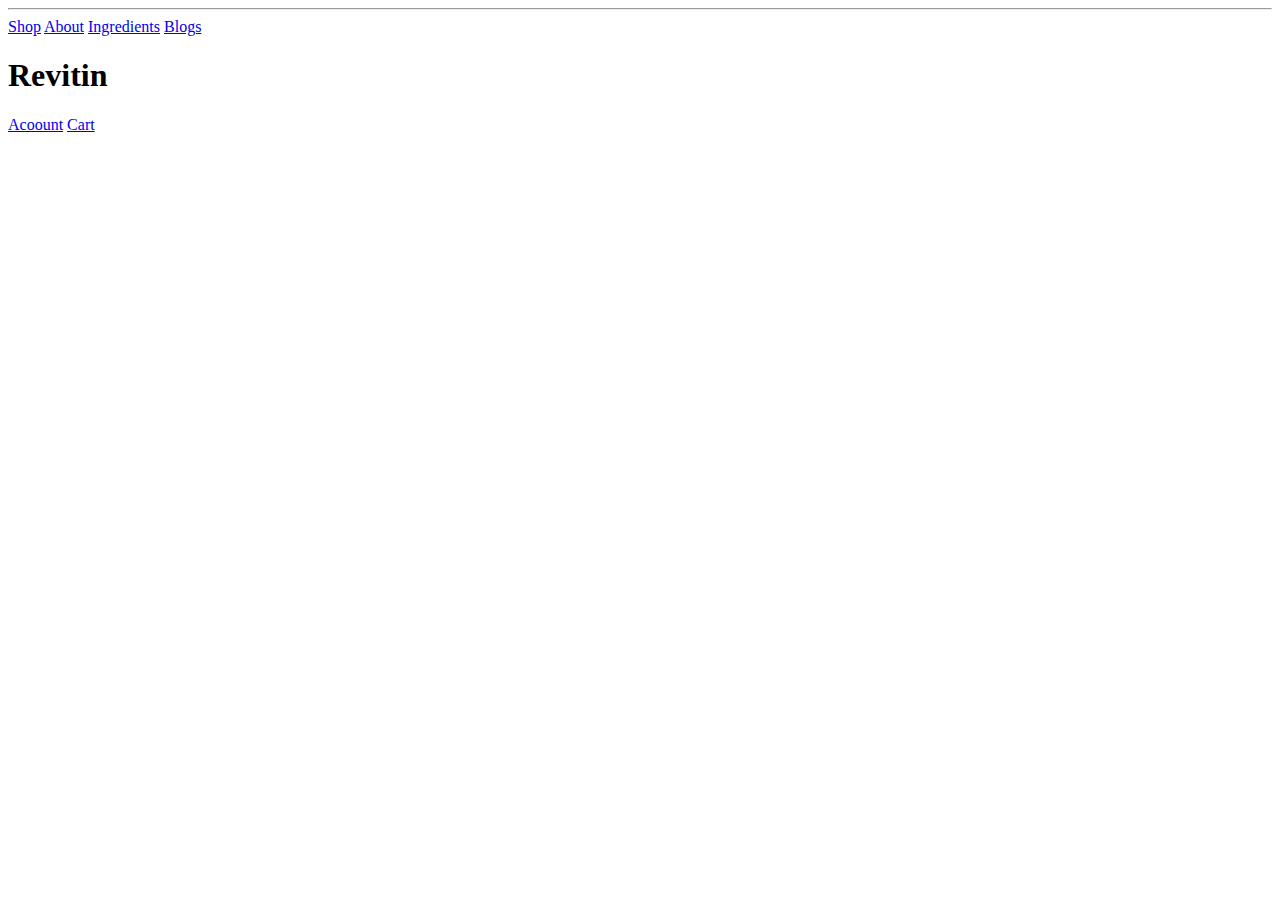
<file: index.html>
<!-- https://revitin.com/?flavor=Citrus -->

<!DOCTYPE html>
<html lang="pt-BR">
<head>
  <meta charset="UTF-8">
  <meta name="viewport" content="width=device-width, initial-scale=1.0">
  <title>landing page 1</title>
</head>
<body>
    
  <header>
    
    <hr>
    
    <div class="navbar">
      <a href="#">Shop</a>
      <a href="#">About</a>
      <a href="#">Ingredients</a>
      <a href="#">Blogs</a>
    </div>
    
    <h1>Revitin</h1>
    
    <div class="navbar">
      <a href="#">Acoount</a>
      <a href="#">Cart</a>
    </div>

  </header>

  <main></main>

</body>
</html>
</file>
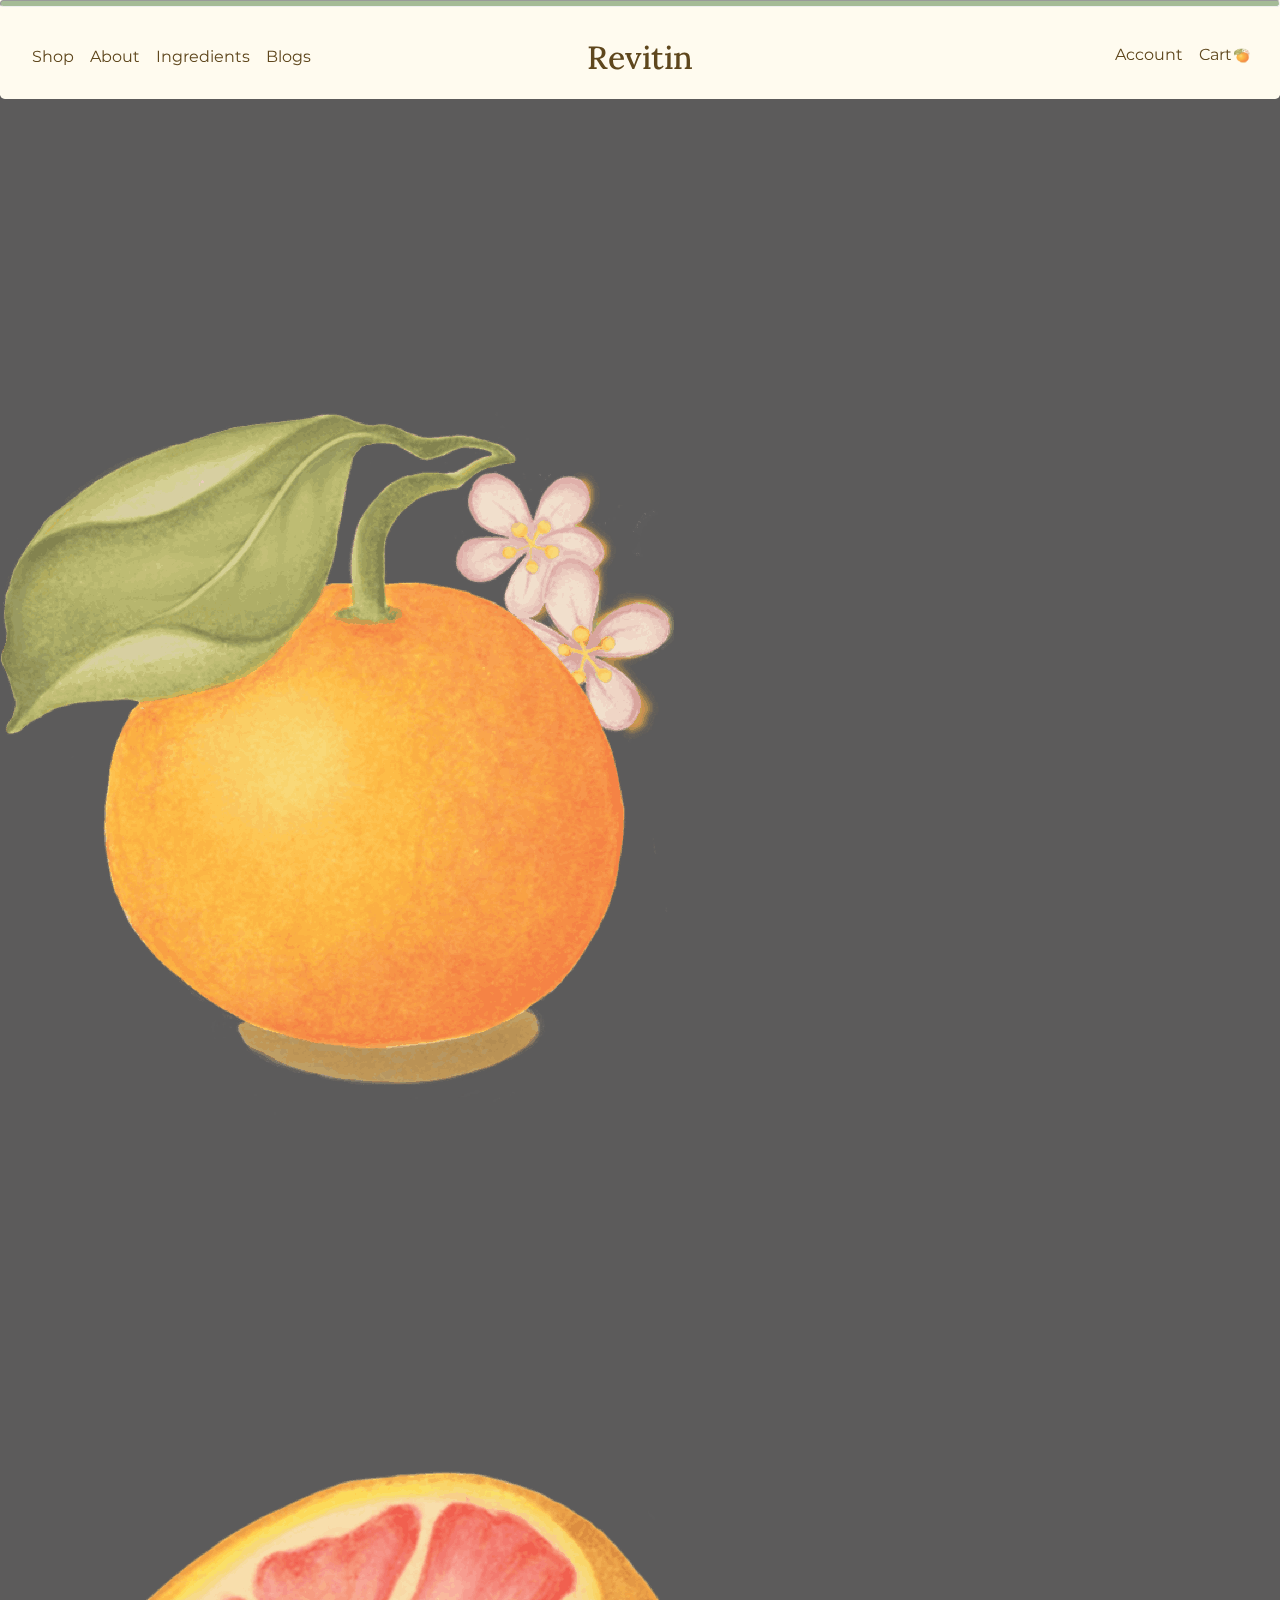
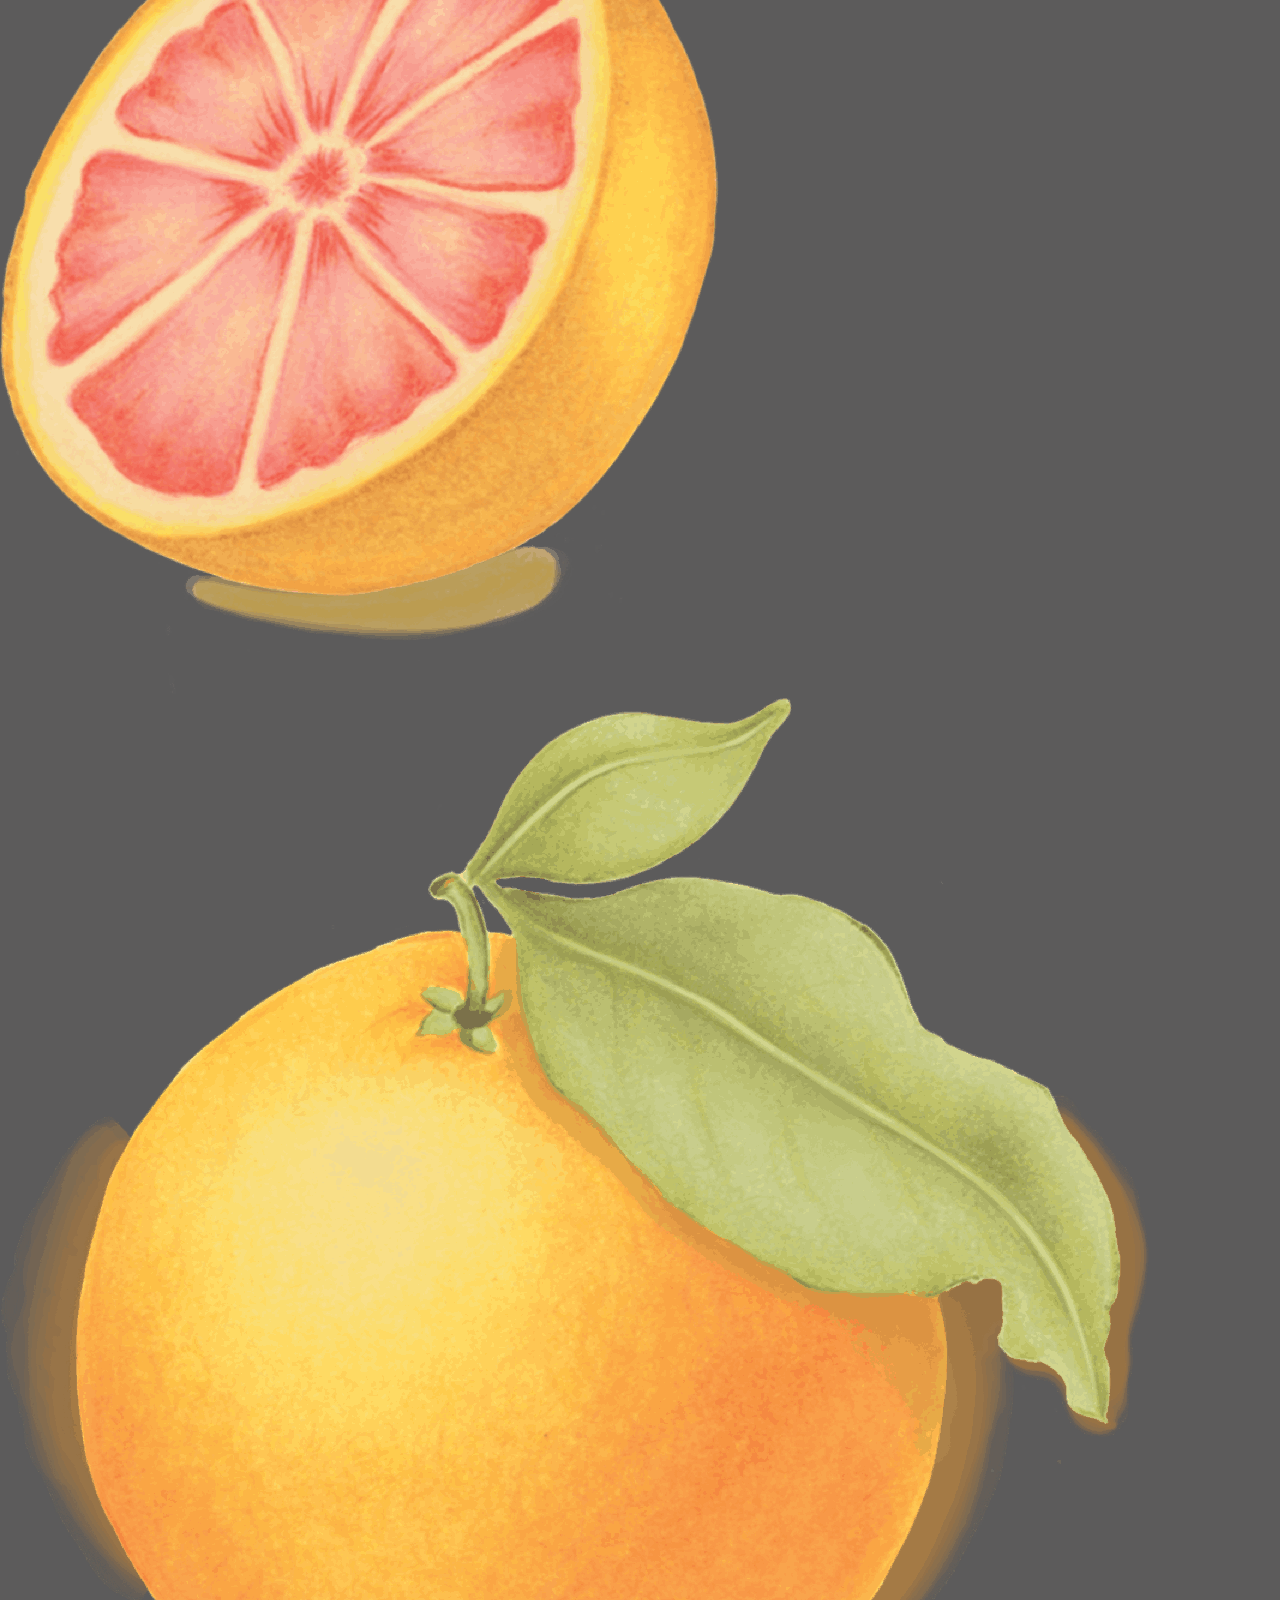
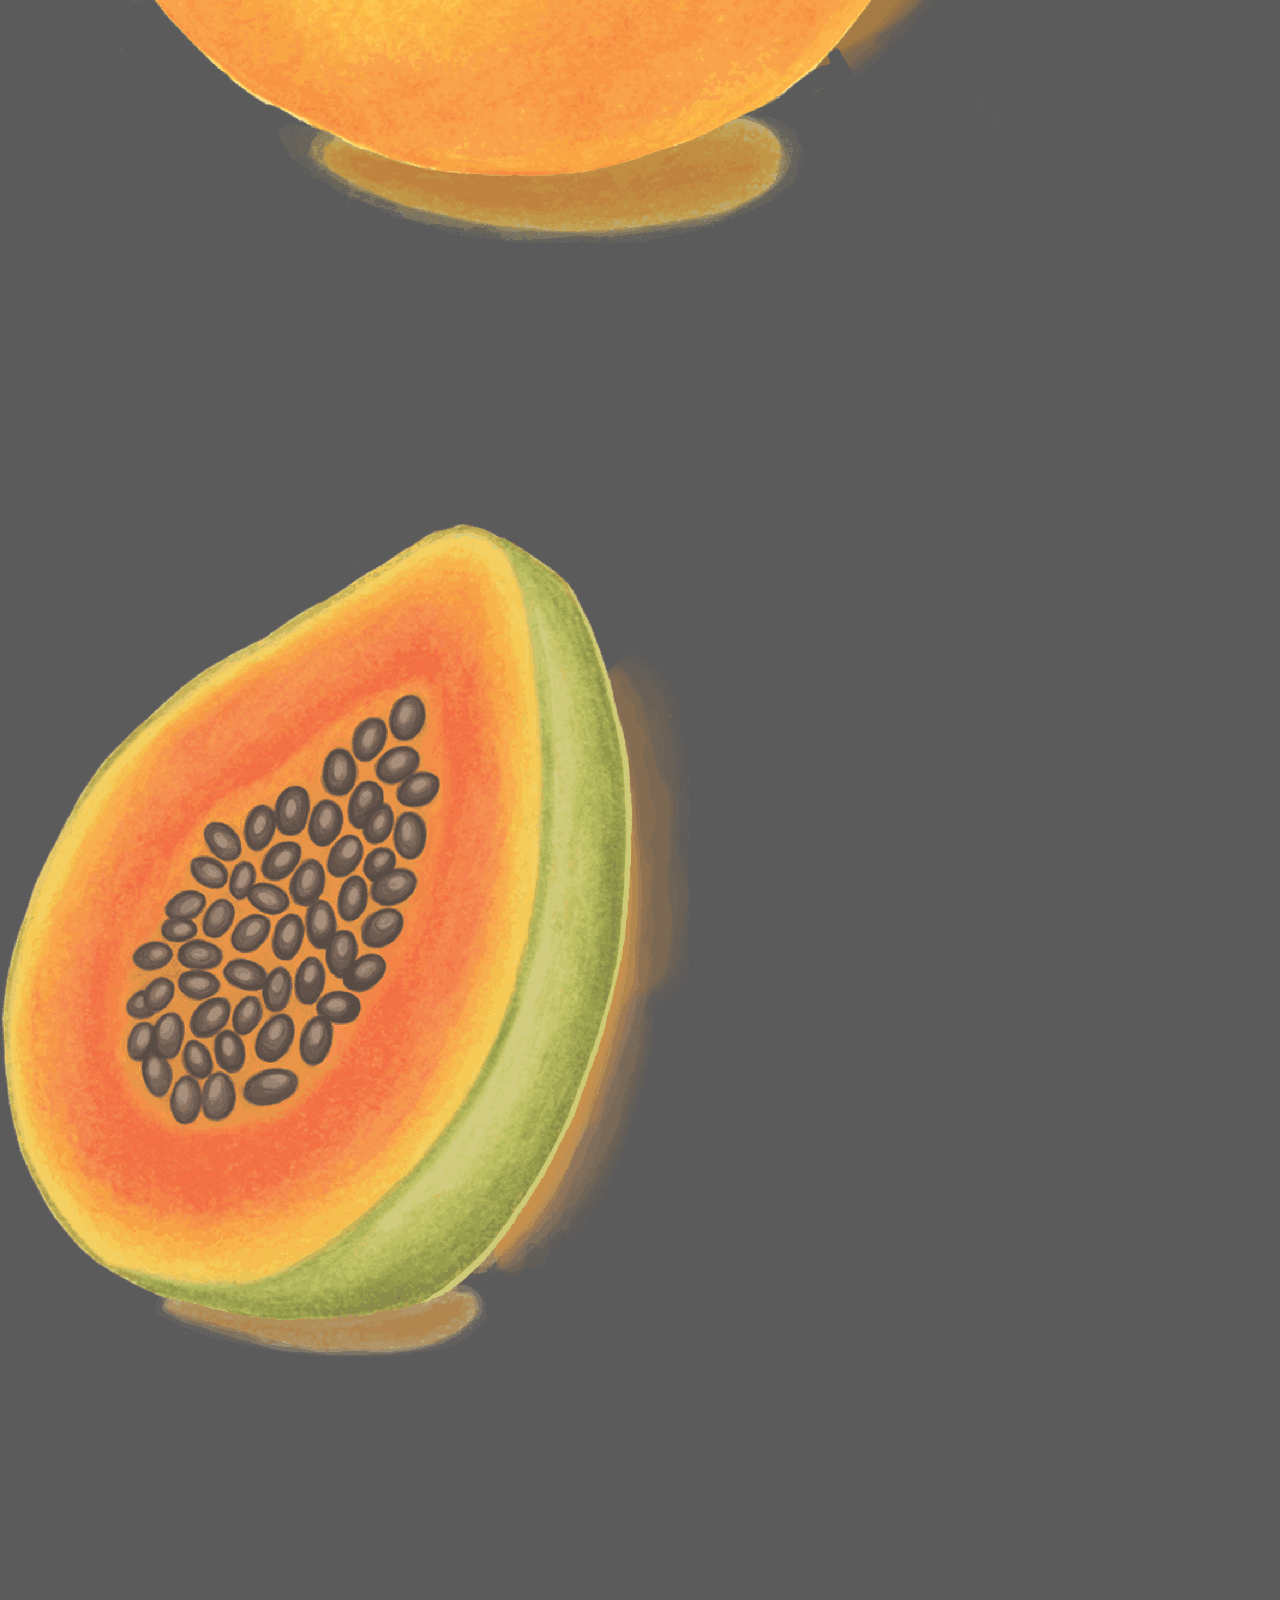
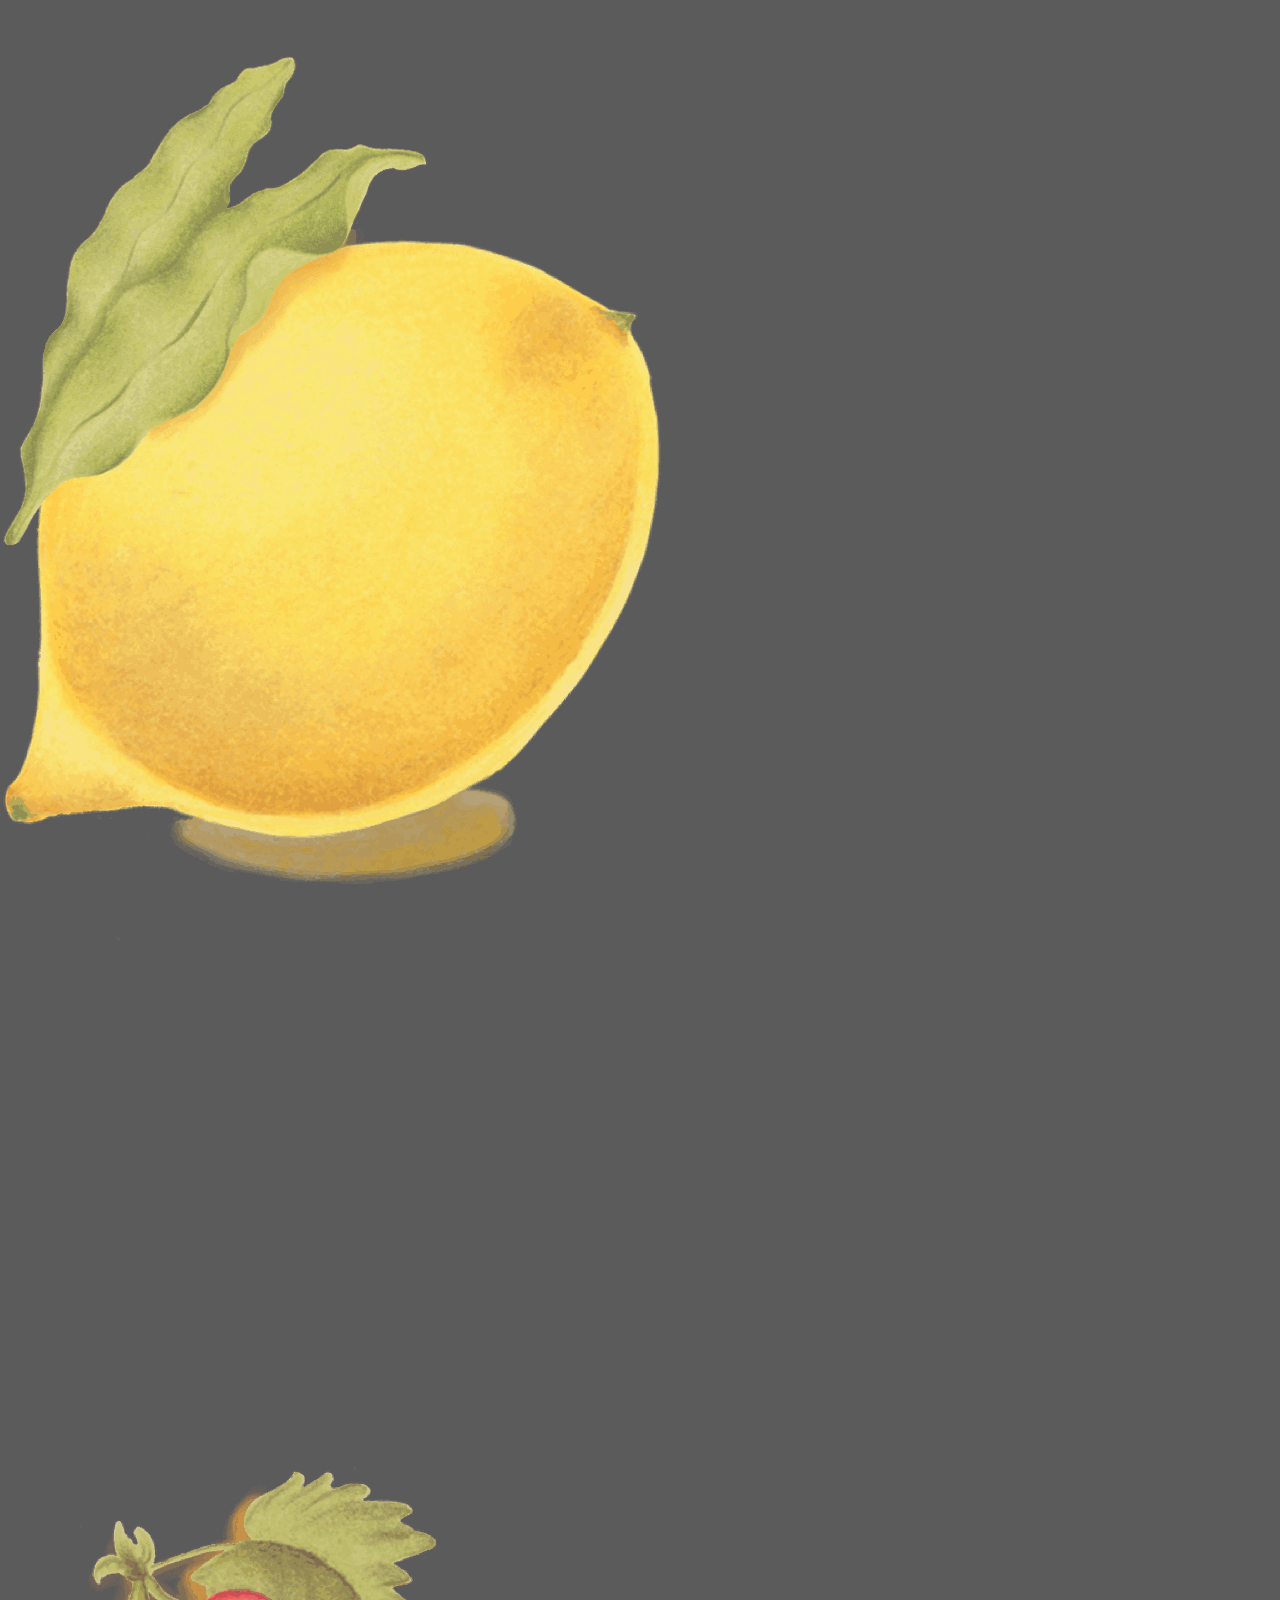
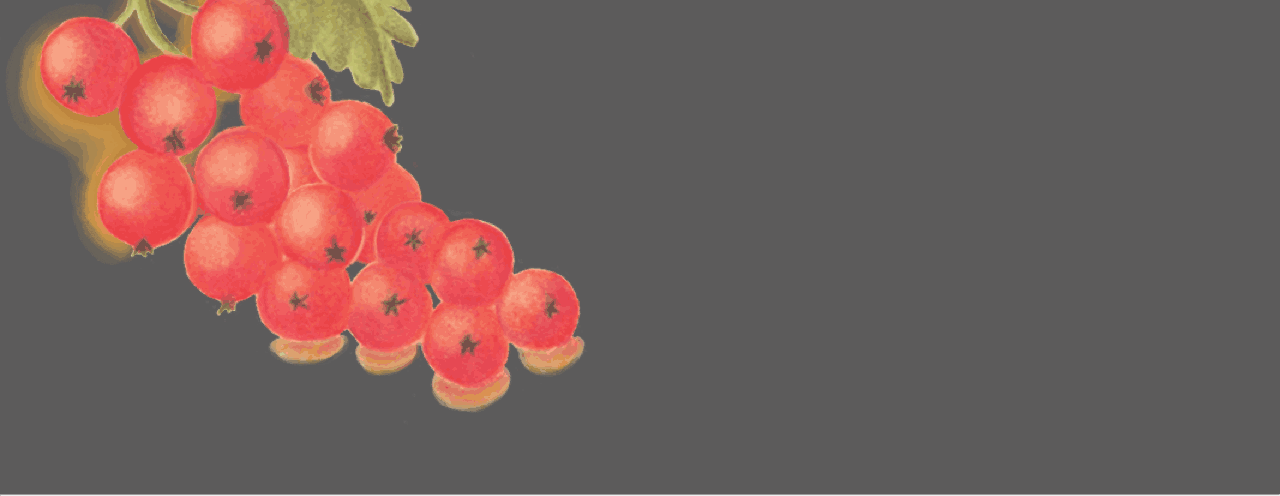
<file: tela-treino1/index.html>
<!-- https://revitin.com/?flavor=Citrus -->

<!DOCTYPE html>
<html lang="pt-BR">
<head>
  <meta charset="UTF-8">
  <meta name="viewport" content="width=device-width, initial-scale=1.0">
  <link rel="stylesheet" href="style.css">
  <title>landing page 1</title>
</head>
<body>
    
  <header>
    <hr class="hrHeader">
    
    <div class="header">
      <div class="navbar">
        <a href="#">Shop</a>
        <a href="#">About</a>
        <a href="#">Ingredients</a>
        <a href="#">Blogs</a>
      </div>
        
      <h1>Revitin</h1>
        
      <div class="navbar">
        <a href="#">Account</a>
        <a href="#" id="Cart">
            Cart 
            <img src="imagens/main-tangerine.png" alt="tangerina">
        </a>
      </div>
    </div>
  </header>

  <main>

    <section id="mainSection">
        
        <div id="mainSectionUpper">
    
            <div class="img">
                <img src="imagens/main-tangerine.png" alt="tangerine">
            </div>
    
            <div class="img">
                <img src="imagens/main-grapefruit.png" alt="grapefruit">
            </div>
    
            <div class="img">
                <img src="imagens/main-orange.png" alt="orange">
            </div>
    
            <div class="img">
                <img src="imagens/main-papaya.png" alt="papaya">
            </div>
    
            <div class="img">
                <img src="imagens/main-lemon.png" alt="lemon">
            </div>
    
            <div class="img">
                <img src="imagens/main-cranberry.png" alt="cranberry">
            </div>

        </div>

        <hr>
        
        <div id="mainSectionLower"></div>

    </section>

    
  </main>

</body>
</html>
</file>
<file: tela-treino1/style.css>
@import url('https://fonts.googleapis.com/css2?family=Lora:wght@400..700&family=Montserrat:wght@100..900&display=swap');

* {
    margin: 0;
    padding: 0;
    box-sizing: border-box;
}

body {
    font-family: "Montserrat", sans-serif;

    height: 100vh;
    max-width: 100%;

    background-color: #5c5b5b;
}

header {
    position: fixed;

    font-family: "Lora", serif;

    background-color: #fffbef;

    height: 11vh;
    width: 100%;

    border-radius: 0px 0px .3rem .3rem;
}

.hrHeader {
    height: 7px;
    border-radius: 5px;
    background-color: #a5bb96;
}

.header {
    position: relative;

    display: flex;
    justify-content: space-between;
    align-items: center;
    
    padding: 0 2rem;

    height: 100%;
}

.header h1 {
    position: absolute;

    left: 50%;
    top: 50%;
    transform: translate(-50%, -50%);

    margin: 0;

    color: #5f471d;

    font-family: "Lora", serif;
    font-weight: 500;
}

.navbar {
    font-family: "Montserrat", sans-serif;

    display: flex;

    gap: 1rem;
}

.navbar a {
    text-decoration: none;
    color: #5f471d;
}

#Cart {
    display: flex;
}

#Cart img {
    position: relative;
    
    width: 1rem;
    height: 1.5rem;

    top: -.3rem;
    left: .1rem;
}
</file>
